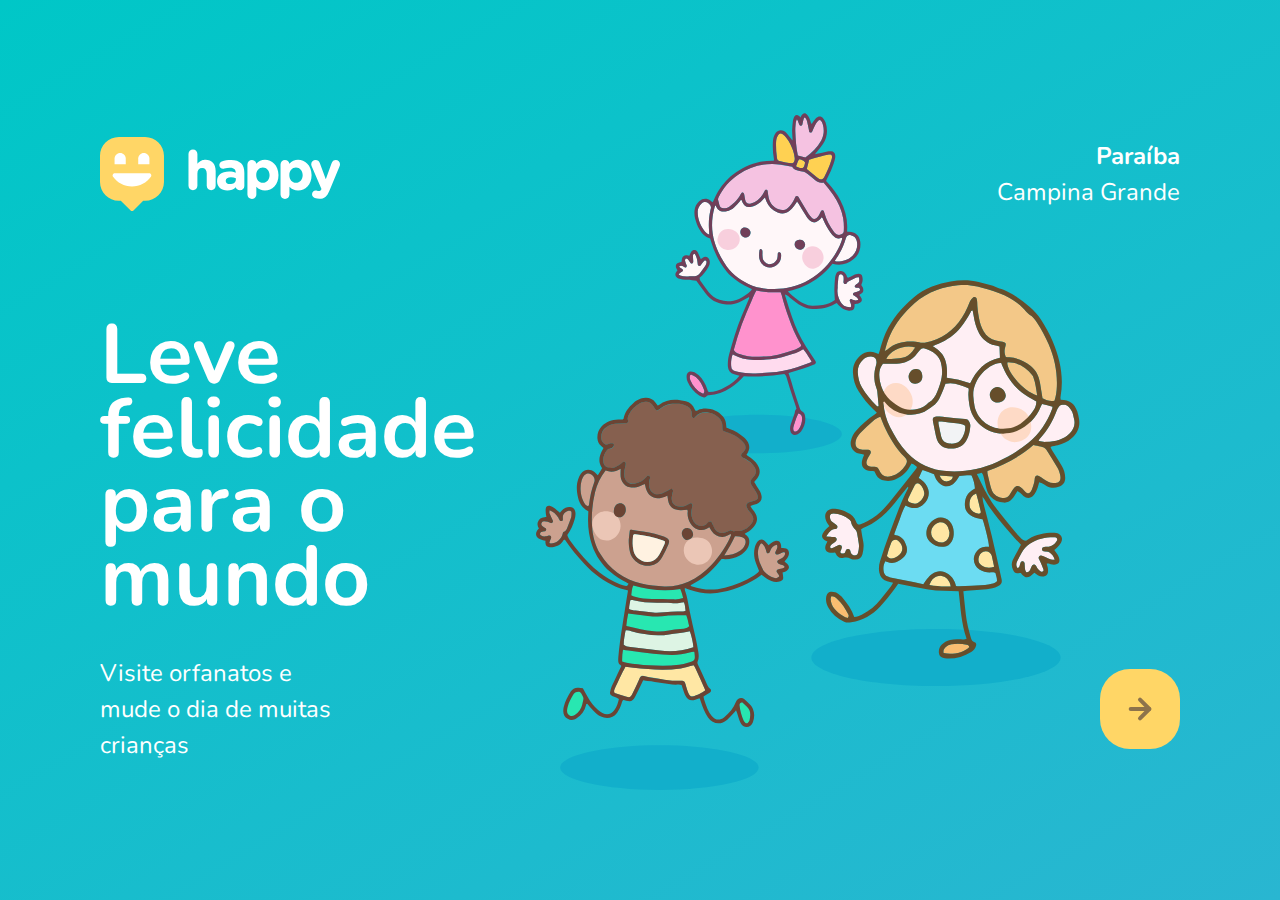
<file: Happy/index.html>
<!DOCTYPE html>
<html lang="pt_BR">

<head>
    <meta charset="UTF-8">
    <meta name="viewport" content="width=device-width, initial-scale=1.0">
    <title>Happy</title>
    <link rel="icon" href="./public/images/logo-icon.png">
    <link rel="stylesheet" href="./public/css/main.css">
    <link rel="stylesheet" href="./public/css/animations.css">
    <link rel="stylesheet" href="./public/css/page-landing.css">
    <link href="https://fonts.googleapis.com/css2?family=Nunito:wght@400;600;800&display=swap" rel="stylesheet">
</head>

<body>
    <div id="page-landing">
        <div id="container">
            <header>
                <img 
                class="animate-up"
                id= "logo"
                src="./public/images/logo.svg" 
                alt="Logomarca de Happy">
                <div class="location animate-up">
                    <strong>Paraíba</strong>
                    <p>Campina Grande</p>
                </div>
            </header>

            <main>
                <h1 class="animate-up">Leve felicidade para o mundo</h1>
                
                <section class="visit animate-up">
                    <p class="animate-up">Visite orfanatos e mude o dia de muitas crianças</p>
                    <!--qlqr coisa voltar o href pra #-->
                    <a href="ophanages.html" title="Visite orfanatos" class="animate-up">
                        <img src="./public/images/arrow.svg" alt="Ir para o mapa">
                    </a>
                </section>

            </main>
        </div>
    </div>
</body>

</html>
</file>
<file: Happy/public/css/main.css>
* {
    margin: 0;
    padding: 0%;
    box-sizing: border-box;
}
body {
    height: 100vh;
    color: white;
    background: #ebf2f5;
}
:root {
    font-size: 62.5%;
}
body, input, button, textarea {
    font: 400 1.8rem/1 'Nunito', sans-serif;
}
</file>
<file: Happy/public/css/animations.css>
/* animaçoes */
@keyframes up {
    from {
        opacity: 0;
        transform: translateY(16px);
    }
    to {
        opacity: 1;
        transform: translateY(0);
    }
}

@keyframes right{
    from{
        transform: translateX(-100%);
    }
    to {
        transform: translateX(0);
    }
}
@keyframes appear {
    from {
        opacity: 0;
    }
    to {
        opacity: 1;
    }
}
.animate-up {
    animation-name: up;
    animation-duration: 300ms;
    animation-fill-mode: backwards;
}
.animate-rigth{
    animation-name: right;
    animation-duration: 300ms;
}
.animate-appear {
    animation-name: appear;
    animation-duration: 300ms;
    animation-fill-mode: backwards;
}
</file>
<file: Happy/public/css/page-landing.css>
#page-landing {
    background: linear-gradient(329.54deg, #29b6d1 0%, #00c7c7 100%);
    text-align: center;
    min-height: 100vh;
    display: flex;
}
#container {
    margin: auto;
    width: min(90%, 112rem);
}
.location, h1, .visit p{
    height: 16vh;
}
#logo{
    animation-delay: 50ms;
}
.location {
    animation-delay: 100ms;
}
.visit p {
    animation-delay: 200ms;
}
main h1 {
    animation-delay: 150ms;
}
.visit a {
    width: 8rem;
    height: 8rem;
    background: #ffd666;
    border: none;
    border-radius: 3rem;
    display: flex;
    align-items: center;
    justify-content: center;
    margin: auto;
    transition:  background 200ms;
    animation-delay: 250ms;
}
.visit a:hover {
    background: #96feff;
}
/*desktop version */
@media (min-width: 760px) {
    #container {
        padding: 5rem 2rem;
        background: url("../images/bg.svg") no-repeat 80% / clamp(30rem, 54vw, 56rem);
    }
    header {
        display: flex;
        align-items: center;
        justify-content: space-between;
    }
    .location, h1, .visit p {
        height: initial;
        text-align: initial;
    }
    .location {
        text-align: right;
        font-size: 2.4rem;;
        line-height: 1.5;
    }

    main h1{
        font-size: clamp(4rem, 8vw, 8.4rem);
        font-weight: bold;
        line-height: .88;
        margin: clamp(10%, 9vh, 12%) 0 4rem;
        width: min(300px, 80%)
    }
    .visit{
        display: flex;
        align-items: center;
        justify-content: space-between;
    }
    .visit p {
        font-size: 2.4rem;
        line-height: 1.5;
        width: clamp(20rem, 20vw, 30rem);
    }
    .visit a{
        margin: initial;
    }
}
</file>
